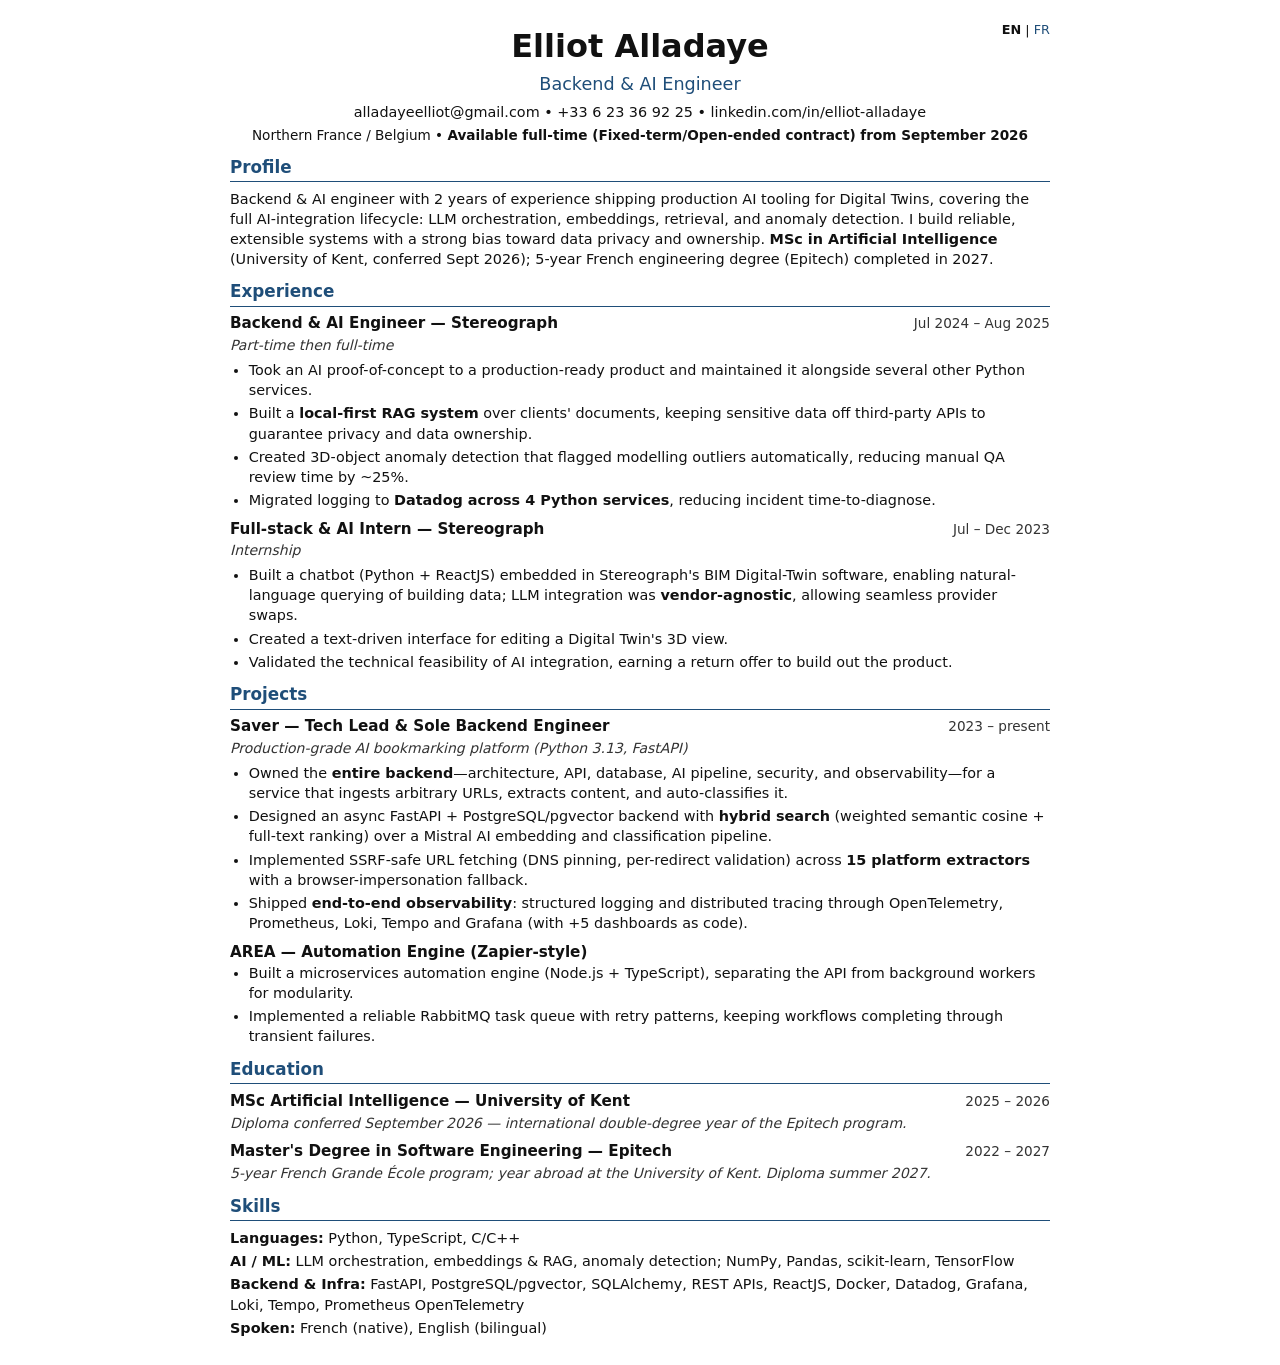
<file: index.html>
<!DOCTYPE html>
<html lang="en">
<head>
  <meta charset="UTF-8">
  <meta name="viewport" content="width=device-width, initial-scale=1.0">
  <title>Elliot Alladayè — Backend &amp; AI Engineer</title>
  <meta name="description" content="Backend &amp; AI engineer with 2 years of experience shipping production AI tooling for Digital Twins. Available full-time from September 2026.">
  <meta property="og:title" content="Elliot Alladaye — Backend &amp; AI Engineer">
  <meta property="og:description" content="Backend &amp; AI engineer with 2 years of experience shipping production AI tooling for Digital Twins. Available full-time from September 2026.">
  <meta property="og:type" content="profile">
  <link rel="alternate" hreflang="fr" href="fr.html">
  <link rel="alternate" hreflang="en" href="index.html">
  <link rel="stylesheet" href="style.css">
  <script type="application/ld+json">
  {
    "@context": "https://schema.org",
    "@type": "Person",
    "name": "Elliot Alladaye",
    "email": "alladayeelliot@gmail.com",
    "telephone": "+33623369225",
    "url": "https://www.linkedin.com/in/elliot-alladaye",
    "jobTitle": "Backend & AI Engineer",
    "sameAs": ["https://www.linkedin.com/in/elliot-alladaye"]
  }
  </script>
</head>
<body>
  <div class="page">

    <header>
      <div class="lang-switch"><strong>EN</strong> | <a href="fr.html">FR</a></div>
      <h1>Elliot Alladaye</h1>
      <p class="job-title">Backend &amp; AI Engineer</p>
      <p class="contact">
        <a href="mailto:alladayeelliot@gmail.com">alladayeelliot@gmail.com</a> &bull;
        <a href="tel:+33623369225">+33 6 23 36 92 25</a> &bull;
        <a href="https://www.linkedin.com/in/elliot-alladaye">linkedin.com/in/elliot-alladaye</a>
      </p>
      <p class="availability">Northern France / Belgium &bull; <strong>Available full-time (Fixed-term/Open-ended contract) from September 2026</strong></p>
    </header>

    <main>

      <section aria-labelledby="profile-heading">
        <h2 id="profile-heading">Profile</h2>
        <p class="profile-text">Backend &amp; AI engineer with 2 years of experience shipping production AI tooling for Digital Twins, covering the full AI-integration lifecycle: LLM orchestration, embeddings, retrieval, and anomaly detection. I build reliable, extensible systems with a strong bias toward data privacy and ownership. <strong>MSc in Artificial Intelligence</strong> (University of Kent, conferred Sept 2026); 5-year French engineering degree (Epitech) completed in 2027.</p>
      </section>

      <section aria-labelledby="experience-heading">
        <h2 id="experience-heading">Experience</h2>

        <div class="entry">
          <div class="entry-header">
            <strong>Backend &amp; AI Engineer — Stereograph</strong>
            <span class="date">Jul 2024 – Aug 2025</span>
          </div>
          <p class="subentry">Part-time then full-time</p>
          <ul>
            <li>Took an AI proof-of-concept to a production-ready product and maintained it alongside several other Python services.</li>
            <li>Built a <strong>local-first RAG system</strong> over clients' documents, keeping sensitive data off third-party APIs to guarantee privacy and data ownership.</li>
            <li>Created 3D-object anomaly detection that flagged modelling outliers automatically, reducing manual QA review time by ~25%.</li>
            <li>Migrated logging to <strong>Datadog across 4 Python services</strong>, reducing incident time-to-diagnose.</li>
          </ul>
        </div>

        <div class="entry">
          <div class="entry-header">
            <strong>Full-stack &amp; AI Intern — Stereograph</strong>
            <span class="date">Jul – Dec 2023</span>
          </div>
          <p class="subentry">Internship</p>
          <ul>
            <li>Built a chatbot (Python + ReactJS) embedded in Stereograph's BIM Digital-Twin software, enabling natural-language querying of building data; LLM integration was <strong>vendor-agnostic</strong>, allowing seamless provider swaps.</li>
            <li>Created a text-driven interface for editing a Digital Twin's 3D view.</li>
            <li>Validated the technical feasibility of AI integration, earning a return offer to build out the product.</li>
          </ul>
        </div>

      </section>

      <section aria-labelledby="projects-heading">
        <h2 id="projects-heading">Projects</h2>

        <div class="entry">
          <div class="entry-header">
            <strong>Saver — Tech Lead &amp; Sole Backend Engineer</strong>
            <span class="date">2023 – present</span>
          </div>
          <p class="subentry">Production-grade AI bookmarking platform (Python 3.13, FastAPI)</p>
          <ul>
            <li>Owned the <strong>entire backend</strong>—architecture, API, database, AI pipeline, security, and observability—for a service that ingests arbitrary URLs, extracts content, and auto-classifies it.</li>
            <li>Designed an async FastAPI + PostgreSQL/pgvector backend with <strong>hybrid search</strong> (weighted semantic cosine + full-text ranking) over a Mistral AI embedding and classification pipeline.</li>
            <li>Implemented SSRF-safe URL fetching (DNS pinning, per-redirect validation) across <strong>15 platform extractors</strong> with a browser-impersonation fallback.</li>
            <li>Shipped <strong>end-to-end observability</strong>: structured logging and distributed tracing through OpenTelemetry, Prometheus, Loki, Tempo and Grafana (with +5 dashboards as code).</li>
          </ul>
        </div>

        <div class="entry">
          <div class="entry-header">
            <strong>AREA — Automation Engine (Zapier-style)</strong>
          </div>
          <ul>
            <li>Built a microservices automation engine (Node.js + TypeScript), separating the API from background workers for modularity.</li>
            <li>Implemented a reliable RabbitMQ task queue with retry patterns, keeping workflows completing through transient failures.</li>
          </ul>
        </div>

      </section>

      <section aria-labelledby="education-heading">
        <h2 id="education-heading">Education</h2>

        <div class="entry">
          <div class="entry-header">
            <strong>MSc Artificial Intelligence — University of Kent</strong>
            <span class="date">2025 – 2026</span>
          </div>
          <p class="subentry">Diploma conferred September 2026 — international double-degree year of the Epitech program.</p>
        </div>

        <div class="entry">
          <div class="entry-header">
            <strong>Master's Degree in Software Engineering — Epitech</strong>
            <span class="date">2022 – 2027</span>
          </div>
          <p class="subentry">5-year French <em>Grande École</em> program; year abroad at the University of Kent. Diploma summer 2027.</p>
        </div>

      </section>

      <section aria-labelledby="skills-heading">
        <h2 id="skills-heading">Skills</h2>
        <p class="skill-row"><strong>Languages:</strong> Python, TypeScript, C/C++</p>
        <p class="skill-row"><strong>AI / ML:</strong> LLM orchestration, embeddings &amp; RAG, anomaly detection; NumPy, Pandas, scikit-learn, TensorFlow</p>
        <p class="skill-row"><strong>Backend &amp; Infra:</strong> FastAPI, PostgreSQL/pgvector, SQLAlchemy, REST APIs, ReactJS, Docker, Datadog, Grafana, Loki, Tempo, Prometheus OpenTelemetry</p>
        <p class="skill-row"><strong>Spoken:</strong> French (native), English (bilingual)</p>
      </section>

    </main>
  </div>
</body>
</html>
</file>
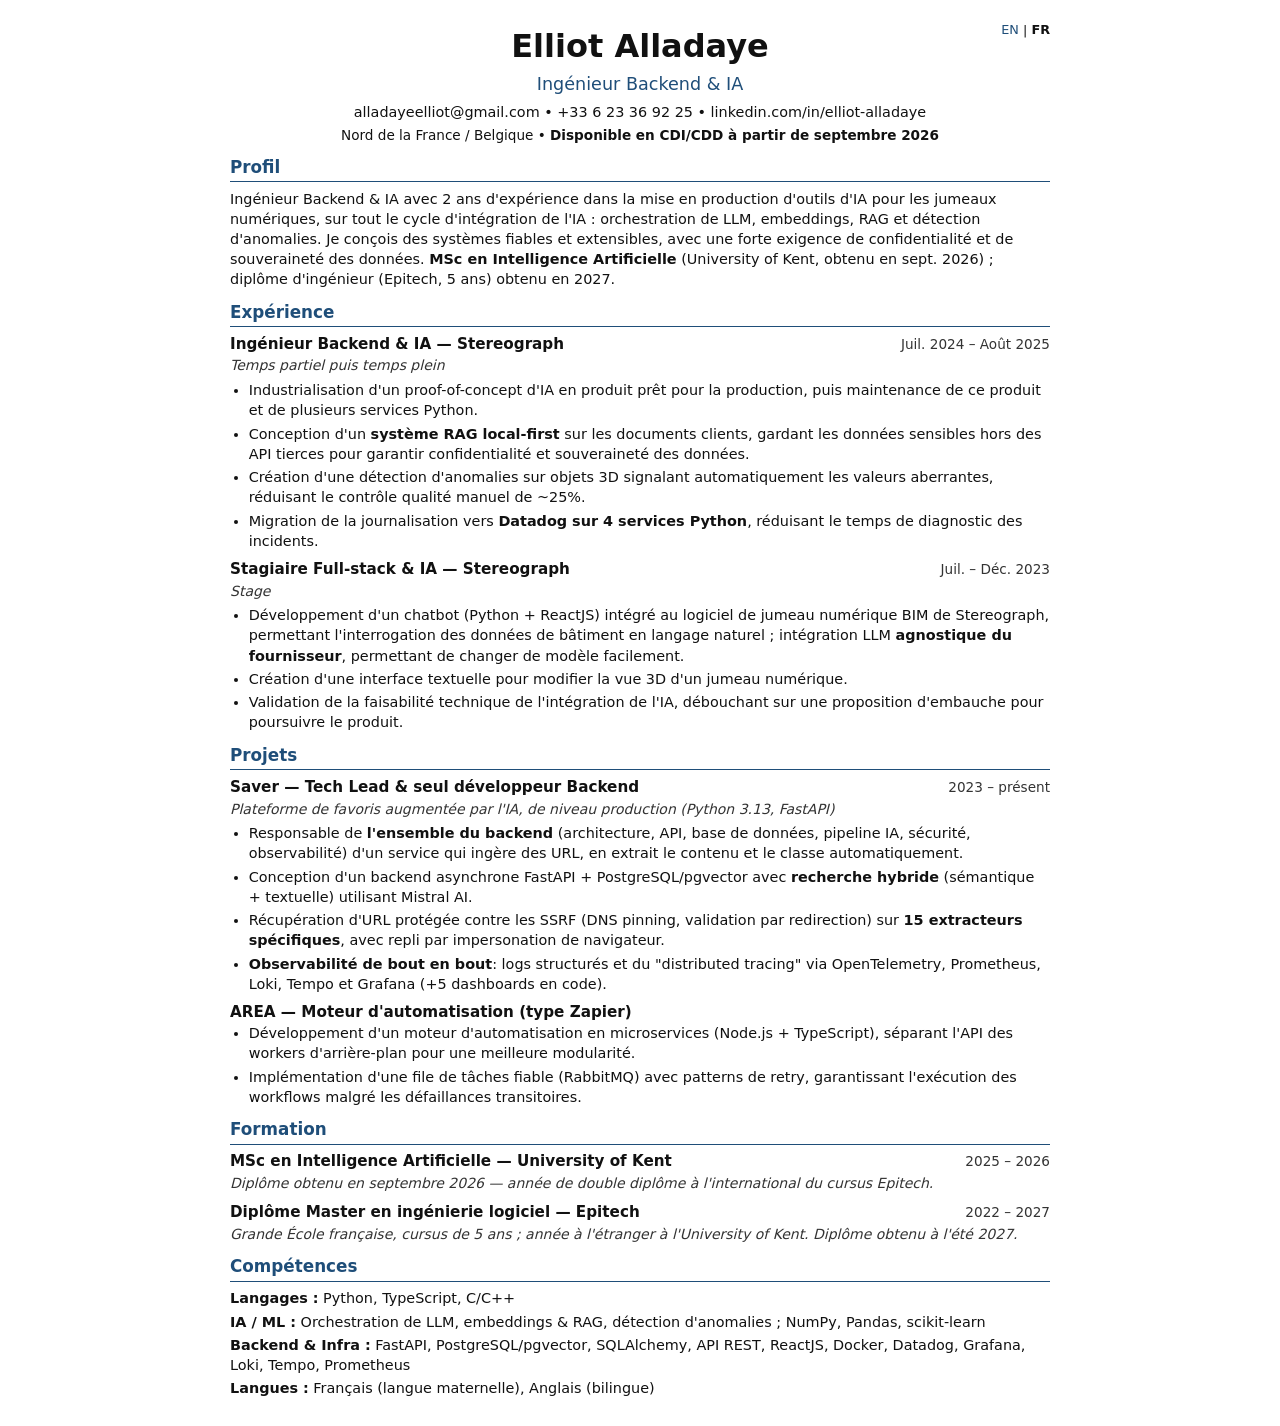
<file: fr.html>
<!DOCTYPE html>
<html lang="fr">
<head>
  <meta charset="UTF-8">
  <meta name="viewport" content="width=device-width, initial-scale=1.0">
  <title>Elliot Alladayè — Ingénieur Backend &amp; IA</title>
  <meta name="description" content="Ingénieur Backend &amp; IA avec 2 ans d'expérience dans la mise en production d'outils d'IA pour les jumeaux numériques. Disponible en CDI/CDD à partir de septembre 2026.">
  <meta property="og:title" content="Elliot Alladaye — Ingénieur Backend &amp; IA">
  <meta property="og:description" content="Ingénieur Backend &amp; IA avec 2 ans d'expérience dans la mise en production d'outils d'IA pour les jumeaux numériques. Disponible en CDI/CDD à partir de septembre 2026.">
  <meta property="og:type" content="profile">
  <link rel="alternate" hreflang="en" href="index.html">
  <link rel="alternate" hreflang="fr" href="fr.html">
  <link rel="stylesheet" href="style.css">
  <script type="application/ld+json">
  {
    "@context": "https://schema.org",
    "@type": "Person",
    "name": "Elliot Alladaye",
    "email": "alladayeelliot@gmail.com",
    "telephone": "+33623369225",
    "url": "https://www.linkedin.com/in/elliot-alladaye",
    "jobTitle": "Ingénieur Backend & IA",
    "sameAs": ["https://www.linkedin.com/in/elliot-alladaye"]
  }
  </script>
</head>
<body>
  <div class="page">

    <header>
      <div class="lang-switch"><a href="index.html">EN</a> | <strong>FR</strong></div>
      <h1>Elliot Alladaye</h1>
      <p class="job-title">Ingénieur Backend &amp; IA</p>
      <p class="contact">
        <a href="mailto:alladayeelliot@gmail.com">alladayeelliot@gmail.com</a> &bull;
        <a href="tel:+33623369225">+33 6 23 36 92 25</a> &bull;
        <a href="https://www.linkedin.com/in/elliot-alladaye">linkedin.com/in/elliot-alladaye</a>
      </p>
      <p class="availability">Nord de la France / Belgique &bull; <strong>Disponible en CDI/CDD à partir de septembre 2026</strong></p>
    </header>

    <main>

      <section aria-labelledby="profil-heading">
        <h2 id="profil-heading">Profil</h2>
        <p class="profile-text">Ingénieur Backend &amp; IA avec 2 ans d'expérience dans la mise en production d'outils d'IA pour les jumeaux numériques, sur tout le cycle d'intégration de l'IA : orchestration de LLM, embeddings, RAG et détection d'anomalies. Je conçois des systèmes fiables et extensibles, avec une forte exigence de confidentialité et de souveraineté des données. <strong>MSc en Intelligence Artificielle</strong> (University of Kent, obtenu en sept. 2026) ; diplôme d'ingénieur (Epitech, 5 ans) obtenu en 2027.</p>
      </section>

      <section aria-labelledby="experience-heading">
        <h2 id="experience-heading">Expérience</h2>

        <div class="entry">
          <div class="entry-header">
            <strong>Ingénieur Backend &amp; IA — Stereograph</strong>
            <span class="date">Juil. 2024 – Août 2025</span>
          </div>
          <p class="subentry">Temps partiel puis temps plein</p>
          <ul>
            <li>Industrialisation d'un proof-of-concept d'IA en produit prêt pour la production, puis maintenance de ce produit et de plusieurs services Python.</li>
            <li>Conception d'un <strong>système RAG local-first</strong> sur les documents clients, gardant les données sensibles hors des API tierces pour garantir confidentialité et souveraineté des données.</li>
            <li>Création d'une détection d'anomalies sur objets 3D signalant automatiquement les valeurs aberrantes, réduisant le contrôle qualité manuel de ~25%.</li>
            <li>Migration de la journalisation vers <strong>Datadog sur 4 services Python</strong>, réduisant le temps de diagnostic des incidents.</li>
          </ul>
        </div>

        <div class="entry">
          <div class="entry-header">
            <strong>Stagiaire Full-stack &amp; IA — Stereograph</strong>
            <span class="date">Juil. – Déc. 2023</span>
          </div>
          <p class="subentry">Stage</p>
          <ul>
            <li>Développement d'un chatbot (Python + ReactJS) intégré au logiciel de jumeau numérique BIM de Stereograph, permettant l'interrogation des données de bâtiment en langage naturel ; intégration LLM <strong>agnostique du fournisseur</strong>, permettant de changer de modèle facilement.</li>
            <li>Création d'une interface textuelle pour modifier la vue 3D d'un jumeau numérique.</li>
            <li>Validation de la faisabilité technique de l'intégration de l'IA, débouchant sur une proposition d'embauche pour poursuivre le produit.</li>
          </ul>
        </div>

      </section>

      <section aria-labelledby="projets-heading">
        <h2 id="projets-heading">Projets</h2>

        <div class="entry">
          <div class="entry-header">
            <strong>Saver — Tech Lead &amp; seul développeur Backend</strong>
            <span class="date">2023 – présent</span>
          </div>
          <p class="subentry">Plateforme de favoris augmentée par l'IA, de niveau production (Python 3.13, FastAPI)</p>
          <ul>
            <li>Responsable de <strong>l'ensemble du backend</strong> (architecture, API, base de données, pipeline IA, sécurité, observabilité) d'un service qui ingère des URL, en extrait le contenu et le classe automatiquement.</li>
            <li>Conception d'un backend asynchrone FastAPI + PostgreSQL/pgvector avec <strong>recherche hybride</strong> (sémantique + textuelle) utilisant Mistral AI.</li>
            <li>Récupération d'URL protégée contre les SSRF (DNS pinning, validation par redirection) sur <strong>15 extracteurs spécifiques</strong>, avec repli par impersonation de navigateur.</li>
            <li><strong>Observabilité de bout en bout</strong>: logs structurés et du "distributed tracing" via OpenTelemetry, Prometheus, Loki, Tempo et Grafana (+5 dashboards en code).</li>
          </ul>
        </div>

        <div class="entry">
          <div class="entry-header">
            <strong>AREA — Moteur d'automatisation (type Zapier)</strong>
          </div>
          <ul>
            <li>Développement d'un moteur d'automatisation en microservices (Node.js + TypeScript), séparant l'API des workers d'arrière-plan pour une meilleure modularité.</li>
            <li>Implémentation d'une file de tâches fiable (RabbitMQ) avec patterns de retry, garantissant l'exécution des workflows malgré les défaillances transitoires.</li>
          </ul>
        </div>

      </section>

      <section aria-labelledby="formation-heading">
        <h2 id="formation-heading">Formation</h2>

        <div class="entry">
          <div class="entry-header">
            <strong>MSc en Intelligence Artificielle — University of Kent</strong>
            <span class="date">2025 – 2026</span>
          </div>
          <p class="subentry">Diplôme obtenu en septembre 2026 — année de double diplôme à l'international du cursus Epitech.</p>
        </div>

        <div class="entry">
          <div class="entry-header">
            <strong>Diplôme Master en ingénierie logiciel — Epitech</strong>
            <span class="date">2022 – 2027</span>
          </div>
          <p class="subentry">Grande École française, cursus de 5 ans ; année à l'étranger à l'University of Kent. Diplôme obtenu à l'été 2027.</p>
        </div>

      </section>

      <section aria-labelledby="competences-heading">
        <h2 id="competences-heading">Compétences</h2>
        <p class="skill-row"><strong>Langages :</strong> Python, TypeScript, C/C++</p>
        <p class="skill-row"><strong>IA / ML :</strong> Orchestration de LLM, embeddings &amp; RAG, détection d'anomalies ; NumPy, Pandas, scikit-learn</p>
        <p class="skill-row"><strong>Backend &amp; Infra :</strong> FastAPI, PostgreSQL/pgvector, SQLAlchemy, API REST, ReactJS, Docker, Datadog, Grafana, Loki, Tempo, Prometheus</p>
        <p class="skill-row"><strong>Langues :</strong> Français (langue maternelle), Anglais (bilingue)</p>
      </section>

    </main>
  </div>
</body>
</html>
</file>
<file: style.css>
:root {
  --accent: #1F4E79;
}

*, *::before, *::after {
  box-sizing: border-box;
  margin: 0;
  padding: 0;
}

body {
  font-family: system-ui, -apple-system, sans-serif;
  font-size: 10pt;
  line-height: 1.4;
  color: #111;
  background: #fff;
  padding: 1.5rem;
}

.page {
  max-width: 820px;
  margin: 0 auto;
}

/* ── Header ── */
header {
  text-align: center;
  margin-bottom: 0.6rem;
  position: relative;
}

h1 {
  font-size: 2rem;
  font-weight: 700;
  margin-bottom: 0.2rem;
}

.job-title {
  font-size: 1.1rem;
  color: var(--accent);
  margin-bottom: 0.35rem;
}

.contact {
  font-size: 0.9rem;
}

.contact a {
  color: #111;
  text-decoration: none;
}

.contact a:hover {
  text-decoration: underline;
}

.availability {
  font-size: 0.85rem;
  margin-top: 0.2rem;
}

.lang-switch {
  position: absolute;
  top: 0;
  right: 0;
  font-size: 0.8rem;
  line-height: 1;
}

.lang-switch a {
  color: var(--accent);
  text-decoration: none;
}

.lang-switch a:hover {
  text-decoration: underline;
}

/* ── Sections ── */
section {
  margin-top: 0.7rem;
}

h2 {
  font-size: 1.05rem;
  font-weight: 700;
  color: var(--accent);
  border-bottom: 1.5px solid var(--accent);
  padding-bottom: 2px;
  margin-bottom: 0.4rem;
}

/* ── Entries ── */
.entry {
  margin-bottom: 0.5rem;
}

.entry-header {
  display: flex;
  justify-content: space-between;
  align-items: baseline;
  gap: 1rem;
}

.entry-header strong {
  font-size: 0.95rem;
}

.date {
  font-size: 0.85rem;
  white-space: nowrap;
  flex-shrink: 0;
  color: #333;
}

.subentry {
  font-style: italic;
  font-size: 0.875rem;
  margin: 0.1rem 0 0.25rem;
  color: #333;
}

/* ── Lists ── */
ul {
  padding-left: 1.4em;
  margin: 0;
}

li {
  margin-bottom: 0.2rem;
  font-size: 0.9rem;
}

/* ── Skills ── */
.skill-row {
  font-size: 0.9rem;
  margin-bottom: 0.2rem;
}

/* ── Profile ── */
.profile-text {
  font-size: 0.9rem;
}

/* ── Print ── */
@media print {
  @page {
    margin: 1.1cm 1.4cm;
  }

  * {
    -webkit-print-color-adjust: exact;
    print-color-adjust: exact;
  }

  body {
    padding: 0;
    font-size: 10pt;
  }

  .lang-switch {
    display: none;
  }

  a {
    color: #111;
    text-decoration: none;
  }

  h2 {
    border-bottom-width: 1pt;
  }

  .entry {
    break-inside: avoid;
    page-break-inside: avoid;
  }

  section {
    break-inside: avoid;
    page-break-inside: avoid;
  }
}
</file>
